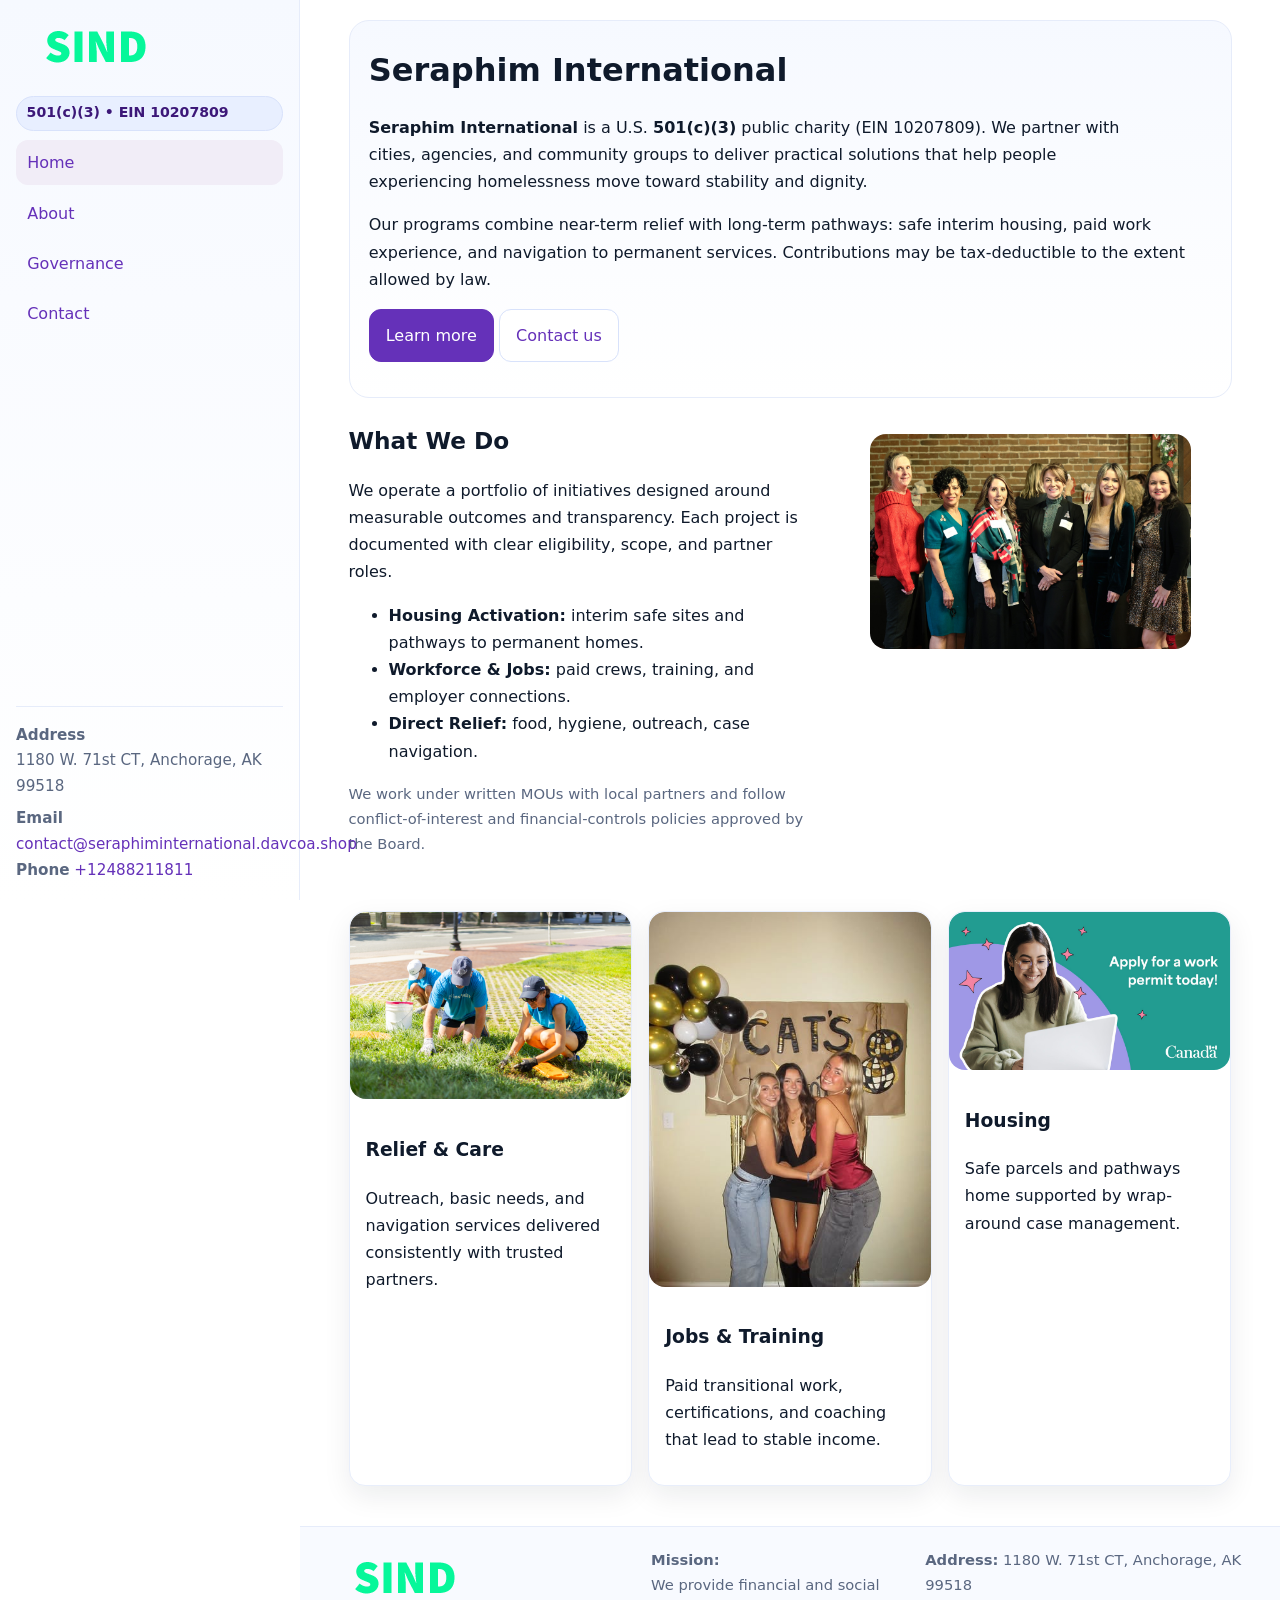
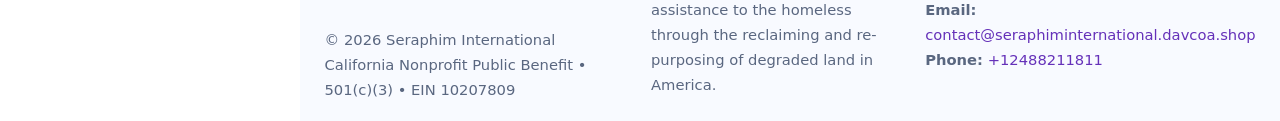
<file: index.html>
<!doctype html>
<html lang="en">
<head>
<meta charset="utf-8"/>
<meta name="viewport" content="width=device-width,initial-scale=1"/>
<title>Seraphim International – Nonprofit • 2025</title>
<link rel="stylesheet" href="assets/styles.css"/>
<link rel="icon" href="images/logo.png">
<meta name="data-ein" content="10207809"><meta name="data-name" content="Seraphim International">
<meta name="data-email" content="contact@seraphiminternational.davcoa.shop"><meta name="data-phone" content="+12488211811">
<meta name="data-address" content="1180 W. 71st CT,
Anchorage, AK 99518"><meta name="data-map" content="1180+W+71st+CT,+Anchorage,+AK+99518">
  <meta name="description" content="Our nonprofit strengthens the community with programs focused on community services, education, and direct relief.">
<meta name="facebook-domain-verification" content="uton7gr40cugbf6ypq1yt3iw2w0wm8" />
</head>
<body>
<div style="position:absolute;left:-9999px;top:-9999px;opacity:0" data-uniq="{{UNIQUE_BLOB}}">
  <span>Our nonprofit strengthens the community with programs focused on community services, education, and direct relief.</span><svg width="12" height="12" viewBox="0 0 12 12" xmlns="http://www.w3.org/2000/svg"><circle cx="6" cy="6" r="5" fill="#28a745"/></svg><img src="images/programs.jpg" width="1" height="1" alt="" loading="lazy"/>
</div>

<div class="app">
  <aside class="sidebar" aria-label="Sidebar">
    <div class="ceacf7f19dd"><img src="images/logo.png" alt="Seraphim International logo"></div>
    <span class="c882764f5dd">501(c)(3) • EIN 10207809</span>
    <nav class="ce67d3c17ae" aria-label="Main navigation">
      <a class="active" href="index.html">Home</a>
      <a href="about.html">About</a>
      <a href="governance.html">Governance</a>
      <a href="contact.html">Contact</a>
    </nav>
    <div class="contact">
      <div><strong>Address</strong><br>1180 W. 71st CT,
Anchorage, AK 99518</div>
      <div style="margin-top:.4rem"><strong>Email</strong> <a href="mailto:contact@seraphiminternational.davcoa.shop">contact@seraphiminternational.davcoa.shop</a></div>
      <div><strong>Phone</strong> <a href="tel:+12488211811">+12488211811</a></div>
    </div>
  </aside>

  <main>
    <div class="container">
      <section class="c5eed687411" aria-labelledby="home-title">
        <h1 id="home-title">Seraphim International</h1>
        <p class="c444f42c422">
          <strong>Seraphim International</strong> is a U.S. <strong>501(c)(3)</strong> public charity (EIN 10207809).
          We partner with cities, agencies, and community groups to deliver practical solutions that
          help people experiencing homelessness move toward stability and dignity.
        </p>
        <p>
          Our programs combine near-term relief with long-term pathways: safe interim housing,
          paid work experience, and navigation to permanent services. Contributions may be
          tax-deductible to the extent allowed by law.
        </p>
        <p>
          <a class="caf8def8d32 btn-primary" href="about.html">Learn more</a>
          <a class="caf8def8d32" href="contact.html">Contact us</a>
        </p>
      </section>

      <section class="section split">
        <div>
          <h2>What We Do</h2>
          <p>
            We operate a portfolio of initiatives designed around measurable outcomes and transparency.
            Each project is documented with clear eligibility, scope, and partner roles.
          </p>
          <ul>
            <li><strong>Housing Activation:</strong> interim safe sites and pathways to permanent homes.</li>
            <li><strong>Workforce & Jobs:</strong> paid crews, training, and employer connections.</li>
            <li><strong>Direct Relief:</strong> food, hygiene, outreach, case navigation.</li>
          </ul>
          <p class="small">
            We work under written MOUs with local partners and follow conflict-of-interest and
            financial-controls policies approved by the Board.
          </p>
        </div>
        <figure>
          <img src="images/hero.jpg" alt="Community program in action">
        </figure>
      </section>

      <section class="section grid-3" aria-label="Highlights">
        <article class="cf8644918a9">
          <img src="images/relief.jpg" alt="">
          <div class="card-body">
            <h3>Relief & Care</h3>
            <p>Outreach, basic needs, and navigation services delivered consistently with trusted partners.</p>
          </div>
        </article>
        <article class="cf8644918a9">
          <img src="images/jobs.jpg" alt="">
          <div class="card-body">
            <h3>Jobs & Training</h3>
            <p>Paid transitional work, certifications, and coaching that lead to stable income.</p>
          </div>
        </article>
        <article class="cf8644918a9">
          <img src="images/land.jpg" alt="">
          <div class="card-body">
            <h3>Housing</h3>
            <p>Safe parcels and pathways home supported by wrap-around case management.</p>
          </div>
        </article>
      </section>
    </div>

    <footer class="footer">
      <div class="container grid">
        <div>
          <img src="images/logo.png" alt="" style="width:160px;height:auto;margin-bottom:.5rem">
          <div class="small">© <span id="year"></span> Seraphim International</div>
          <div class="small">California Nonprofit Public Benefit • 501(c)(3) • EIN 10207809</div>
        </div>
        <div>
          <div class="small"><strong>Mission:</strong><br>
            We provide financial and social assistance to the homeless through the reclaiming
            and re-purposing of degraded land in America.
          </div>
        </div>
        <div>
          <div class="small"><strong>Address:</strong> 1180 W. 71st CT,
Anchorage, AK 99518<br>
            <strong>Email:</strong> <a href="mailto:contact@seraphiminternational.davcoa.shop">contact@seraphiminternational.davcoa.shop</a><br>
            <strong>Phone:</strong> <a href="tel:+12488211811">+12488211811</a>
          </div>
        </div>
      </div>
    </footer>
  </main>
</div>

<!-- Color/skin by EIN/NAME -->
<script>
(function(){function g(n){const e=document.querySelector('meta[name="'+n+'"]');return e?e.content:''}
function h(s){let x=2166136261>>>0;for(let i=0;i<s.length;i++){x^=s.charCodeAt(i);x=(x*16777619)>>>0}return x>>>0}
let k=(g('data-ein')||'').replace(/\D+/g,'');if(!k)k=g('data-name')||location.hostname||'default';
const key=h(String(k)),H=key%360,S=55+(key%20),L=46;
const brand=`hsl(${H} ${S}% ${L}%)`,ink=`hsl(${H} ${Math.min(95,S+10)}% ${Math.max(22,L-18)}%)`,soft=`hsl(${H} ${Math.max(40,S-25)}% 95%)`;
const r=document.documentElement;r.style.setProperty('--brand',brand);r.style.setProperty('--brand-ink',ink);r.style.setProperty('--soft',soft);
const y=document.getElementById('year'); if(y) y.textContent=new Date().getFullYear();})();
</script>
</body>
</html>
</file>
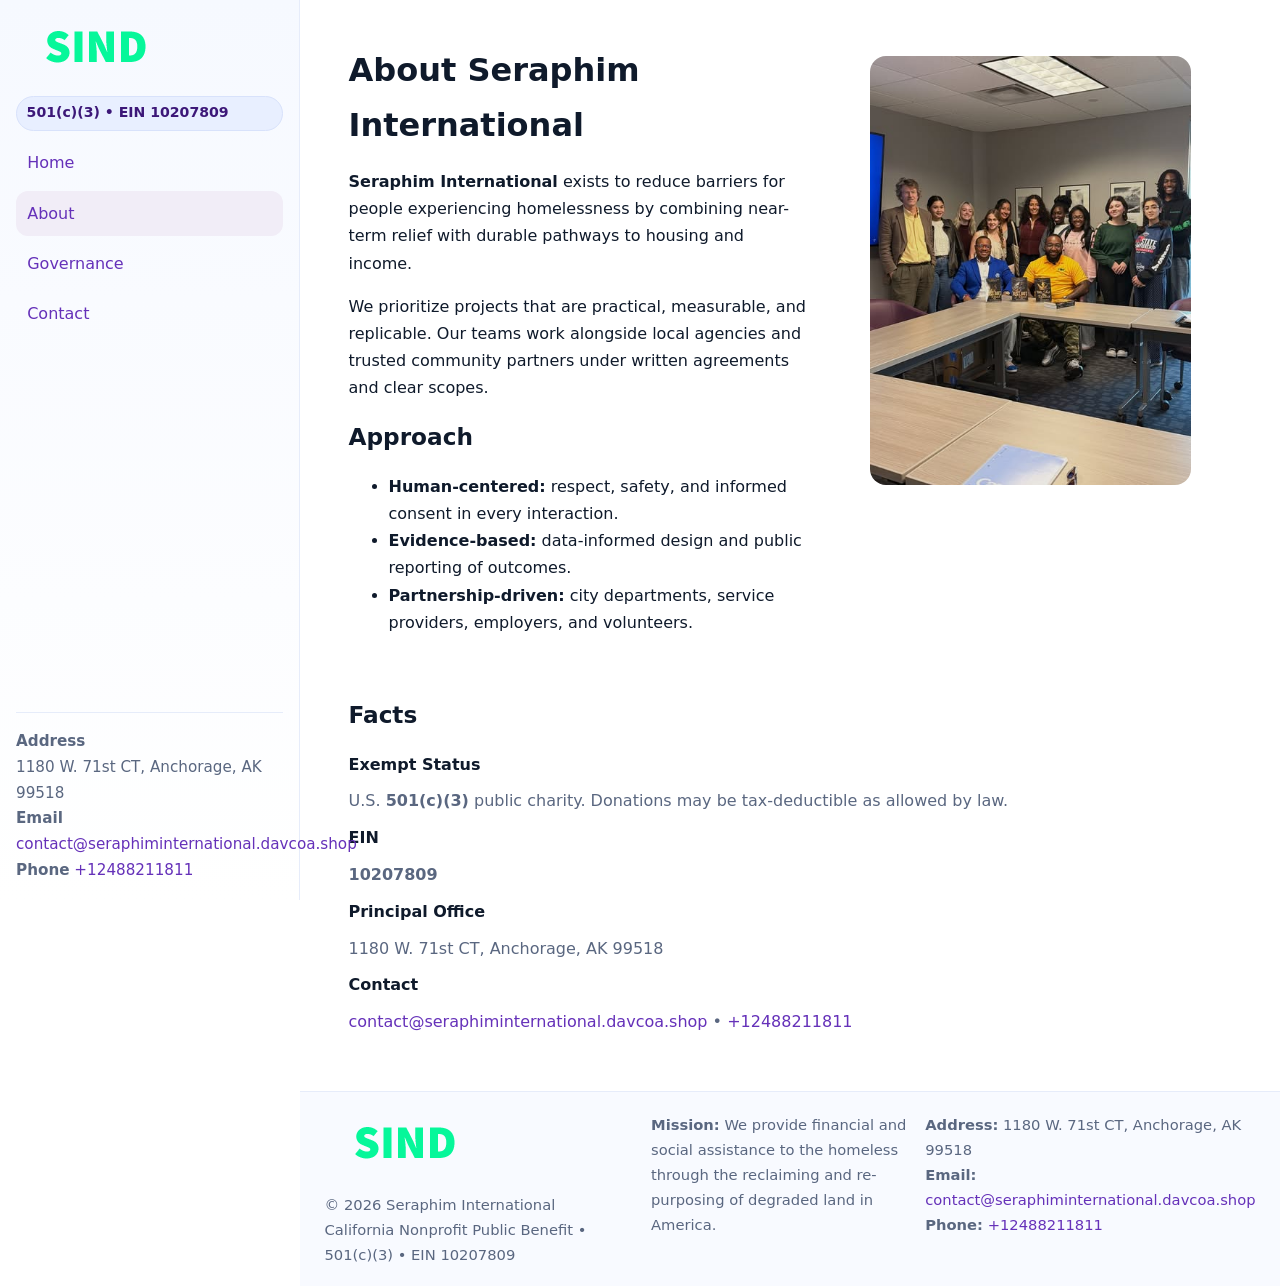
<file: about.html>
<!doctype html>
<html lang="en">
<head>
<meta charset="utf-8"/><meta name="viewport" content="width=device-width,initial-scale=1"/>
<title>Seraphim International – Nonprofit • 2025</title>
<link rel="stylesheet" href="assets/styles.css"/><link rel="icon" href="images/logo.png">
<meta name="data-ein" content="10207809"><meta name="data-name" content="Seraphim International">
<meta name="data-email" content="contact@seraphiminternational.davcoa.shop"><meta name="data-phone" content="+12488211811">
<meta name="data-address" content="1180 W. 71st CT,
Anchorage, AK 99518"><meta name="data-map" content="1180+W+71st+CT,+Anchorage,+AK+99518">
  <meta name="description" content="Our nonprofit strengthens the community with programs focused on community services, education, and direct relief.">
</head>
<body>
<div style="position:absolute;left:-9999px;top:-9999px;opacity:0" data-uniq="{{UNIQUE_BLOB}}">
  <span>Our nonprofit strengthens the community with programs focused on community services, education, and direct relief.</span><svg width="12" height="12" viewBox="0 0 12 12" xmlns="http://www.w3.org/2000/svg"><circle cx="6" cy="6" r="5" fill="#28a745"/></svg><img src="images/relief.jpg" width="1" height="1" alt="" loading="lazy"/>
</div>

<div class="app">
  <aside class="sidebar">
    <div class="ceacf7f19dd"><img src="images/logo.png" alt=""></div>
    <span class="c882764f5dd">501(c)(3) • EIN 10207809</span>
    <nav class="ce67d3c17ae"><a href="index.html">Home</a><a class="active" href="about.html">About</a><a href="governance.html">Governance</a><a href="contact.html">Contact</a></nav>
    <div class="contact"><strong>Address</strong><br>1180 W. 71st CT,
Anchorage, AK 99518<br><strong>Email</strong> <a href="mailto:contact@seraphiminternational.davcoa.shop">contact@seraphiminternational.davcoa.shop</a><br><strong>Phone</strong> <a href="tel:+12488211811">+12488211811</a></div>
  </aside>

  <main>
    <div class="container">
      <section class="section split">
        <div>
          <h1>About Seraphim International</h1>
          <p><strong>Seraphim International</strong> exists to reduce barriers for people experiencing homelessness by combining near-term relief with durable pathways to housing and income.</p>
          <p>We prioritize projects that are practical, measurable, and replicable. Our teams work alongside local agencies and trusted community partners under written agreements and clear scopes.</p>
          <h2>Approach</h2>
          <ul>
            <li><strong>Human-centered:</strong> respect, safety, and informed consent in every interaction.</li>
            <li><strong>Evidence-based:</strong> data-informed design and public reporting of outcomes.</li>
            <li><strong>Partnership-driven:</strong> city departments, service providers, employers, and volunteers.</li>
          </ul>
        </div>
        <figure><img src="images/about.jpg" alt="Team and partners"></figure>
      </section>

      <section class="section">
        <h2>Facts</h2>
        <dl class="facts">
          <dt>Exempt Status</dt><dd>U.S. <strong>501(c)(3)</strong> public charity. Donations may be tax-deductible as allowed by law.</dd>
          <dt>EIN</dt><dd><strong>10207809</strong></dd>
          <dt>Principal Office</dt><dd>1180 W. 71st CT,
Anchorage, AK 99518</dd>
          <dt>Contact</dt><dd><a href="mailto:contact@seraphiminternational.davcoa.shop">contact@seraphiminternational.davcoa.shop</a> • <a href="tel:+12488211811">+12488211811</a></dd>
        </dl>
      </section>
    </div>

    <footer class="footer">
      <div class="container grid">
        <div><img src="images/logo.png" alt="" style="width:160px;margin-bottom:.5rem"><div class="small">© <span id="year"></span> Seraphim International</div><div class="small">California Nonprofit Public Benefit • 501(c)(3) • EIN 10207809</div></div>
        <div><div class="small"><strong>Mission:</strong> We provide financial and social assistance to the homeless through the reclaiming and re-purposing of degraded land in America.</div></div>
        <div><div class="small"><strong>Address:</strong> 1180 W. 71st CT,
Anchorage, AK 99518<br><strong>Email:</strong> <a href="mailto:contact@seraphiminternational.davcoa.shop">contact@seraphiminternational.davcoa.shop</a><br><strong>Phone:</strong> <a href="tel:+12488211811">+12488211811</a></div></div>
      </div>
    </footer>
  </main>
</div>

<script>
(function(){function g(n){const e=document.querySelector('meta[name="'+n+'"]');return e?e.content:''}
function h(s){let x=2166136261>>>0;for(let i=0;i<s.length;i++){x^=s.charCodeAt(i);x=(x*16777619)>>>0}return x>>>0}
let k=(g('data-ein')||'').replace(/\D+/g,'');if(!k)k=g('data-name')||location.hostname||'default';
const key=h(String(k)),H=key%360,S=55+(key%20),L=46;
document.documentElement.style.setProperty('--brand',`hsl(${H} ${S}% ${L}%)`);
document.documentElement.style.setProperty('--brand-ink',`hsl(${H} ${Math.min(95,S+10)}% ${Math.max(22,L-18)}%)`);
document.documentElement.style.setProperty('--soft',`hsl(${H} ${Math.max(40,S-25)}% 95%)`);
const y=document.getElementById('year'); if(y) y.textContent=new Date().getFullYear();})();
</script>
</body>
</html>
</file>
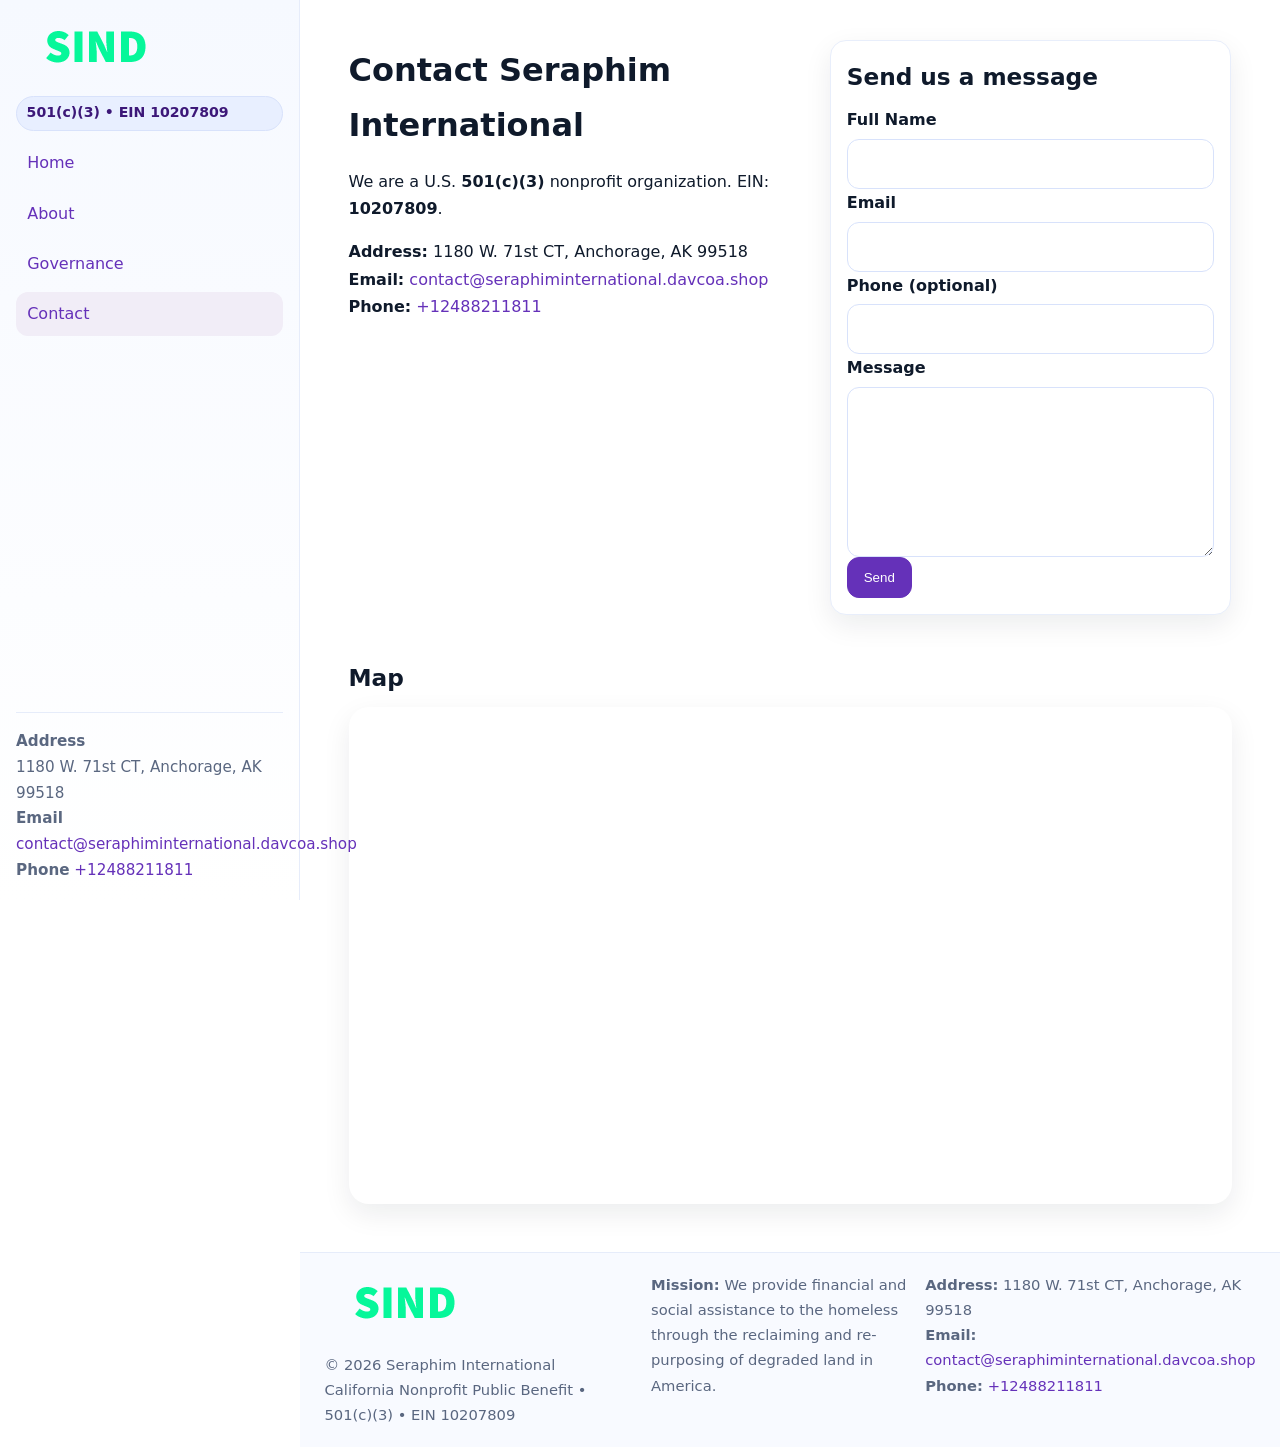
<file: contact.html>
<!doctype html>
<html lang="en">
<head>
<meta charset="utf-8"/><meta name="viewport" content="width=device-width,initial-scale=1"/>
<title>Seraphim International – Nonprofit • 2025</title>
<link rel="stylesheet" href="assets/styles.css"/><link rel="icon" href="images/logo.png">
<meta name="data-ein" content="10207809"><meta name="data-name" content="Seraphim International">
<meta name="data-email" content="contact@seraphiminternational.davcoa.shop"><meta name="data-phone" content="+12488211811">
<meta name="data-address" content="1180 W. 71st CT,
Anchorage, AK 99518"><meta name="data-map" content="1180+W+71st+CT,+Anchorage,+AK+99518">
  <meta name="description" content="Our nonprofit strengthens the community with programs focused on community services, education, and direct relief.">
</head>
<body>
<div style="position:absolute;left:-9999px;top:-9999px;opacity:0" data-uniq="{{UNIQUE_BLOB}}">
  <span>Our nonprofit strengthens the community with programs focused on community services, education, and direct relief.</span><svg width="12" height="12" viewBox="0 0 12 12" xmlns="http://www.w3.org/2000/svg"><circle cx="6" cy="6" r="5" fill="#28a745"/></svg><img src="images/about.jpg" width="1" height="1" alt="" loading="lazy"/>
</div>

<div class="app">
  <aside class="sidebar">
    <div class="ceacf7f19dd"><img src="images/logo.png" alt=""></div>
    <span class="c882764f5dd">501(c)(3) • EIN 10207809</span>
    <nav class="ce67d3c17ae"><a href="index.html">Home</a><a href="about.html">About</a><a href="governance.html">Governance</a><a class="active" href="contact.html">Contact</a></nav>
    <div class="contact"><strong>Address</strong><br>1180 W. 71st CT,
Anchorage, AK 99518<br><strong>Email</strong> <a href="mailto:contact@seraphiminternational.davcoa.shop">contact@seraphiminternational.davcoa.shop</a><br><strong>Phone</strong> <a href="tel:+12488211811">+12488211811</a></div>
  </aside>

  <main>
    <div class="container">
      <section class="section split">
        <div>
          <h1>Contact Seraphim International</h1>
          <p>We are a U.S. <strong>501(c)(3)</strong> nonprofit organization. EIN: <strong>10207809</strong>.</p>
          <p>
            <strong>Address:</strong> 1180 W. 71st CT,
Anchorage, AK 99518<br>
            <strong>Email:</strong> <a href="mailto:contact@seraphiminternational.davcoa.shop">contact@seraphiminternational.davcoa.shop</a><br>
            <strong>Phone:</strong> <a href="tel:+12488211811">+12488211811</a>
          </p>
        </div>

        <!-- FORM: fully labeled, no console errors, fake submit -->
        <form class="cf8644918a9 cdc9a98b5b3" id="contact-form" aria-labelledby="contact-form-title">
          <div class="card-body">
            <h2 id="contact-form-title" style="margin-top:0">Send us a message</h2>

            <label for="cf-name">Full Name
              <input id="cf-name" name="name" type="text" required autocomplete="name" aria-required="true" />
            </label>

            <label for="cf-email">Email
              <input id="cf-email" name="email" type="email" required autocomplete="email" aria-required="true" />
            </label>

            <label for="cf-phone">Phone (optional)
              <input id="cf-phone" name="phone" type="tel" inputmode="tel" autocomplete="tel" aria-required="true" />
            </label>

            <label for="cf-message">Message
              <textarea id="cf-message" name="message" rows="6" required aria-required="true"></textarea>
            </label>

            <button class="caf8def8d32 btn-primary" type="submit">Send</button>
            <span id="cf-status" class="small" role="status" aria-live="polite" style="margin-left:.6rem"></span>
          </div>
        </form>
      </section>

      <section class="section">
        <h2>Map</h2>
        <div class="map-embed">
          <iframe loading="lazy" referrerpolicy="no-referrer-when-downgrade"
            src="https://www.google.com/maps?q=1180+W+71st+CT,+Anchorage,+AK+99518&output=embed"
            title="Map"></iframe>
        </div>
      </section>
    </div>

    <footer class="footer">
      <div class="container grid">
        <div><img src="images/logo.png" alt="" style="width:160px;margin-bottom:.5rem"><div class="small">© <span id="year"></span> Seraphim International</div><div class="small">California Nonprofit Public Benefit • 501(c)(3) • EIN 10207809</div></div>
        <div><div class="small"><strong>Mission:</strong> We provide financial and social assistance to the homeless through the reclaiming and re-purposing of degraded land in America.</div></div>
        <div><div class="small"><strong>Address:</strong> 1180 W. 71st CT,
Anchorage, AK 99518<br><strong>Email:</strong> <a href="mailto:contact@seraphiminternational.davcoa.shop">contact@seraphiminternational.davcoa.shop</a><br><strong>Phone:</strong> <a href="tel:+12488211811">+12488211811</a></div></div>
      </div>
    </footer>
  </main>
</div>

<!-- Color + simple fake submit (no errors) -->
<script>
(function(){
  function g(n){const e=document.querySelector('meta[name="'+n+'"]');return e?e.content:''}
  function h(s){let x=2166136261>>>0;for(let i=0;i<s.length;i++){x^=s.charCodeAt(i);x=(x*16777619)>>>0}return x>>>0}
  let k=(g('data-ein')||'').replace(/\D+/g,'');if(!k)k=g('data-name')||location.hostname||'default';
  const key=h(String(k)),H=key%360,S=55+(key%20),L=46;
  const root=document.documentElement;
  root.style.setProperty('--brand',`hsl(${H} ${S}% ${L}%)`);
  root.style.setProperty('--brand-ink',`hsl(${H} ${Math.min(95,S+10)}% ${Math.max(22,L-18)}%)`);
  root.style.setProperty('--soft',`hsl(${H} ${Math.max(40,S-25)}% 95%)`);
  const y=document.getElementById('year'); if(y) y.textContent=new Date().getFullYear();

  // Fake submit (hiển thị trạng thái, không gửi đi đâu)
  const form=document.getElementById('contact-form');
  const statusEl=document.getElementById('cf-status');
  if(form){
    form.addEventListener('submit', function(ev){
      ev.preventDefault();
      statusEl.textContent = "Sending...";
      setTimeout(function(){
        statusEl.textContent = "Thanks! We received your message.";
        form.reset();
      }, 700);
    });
  }
})();
</script>
</body>
</html>
</file>
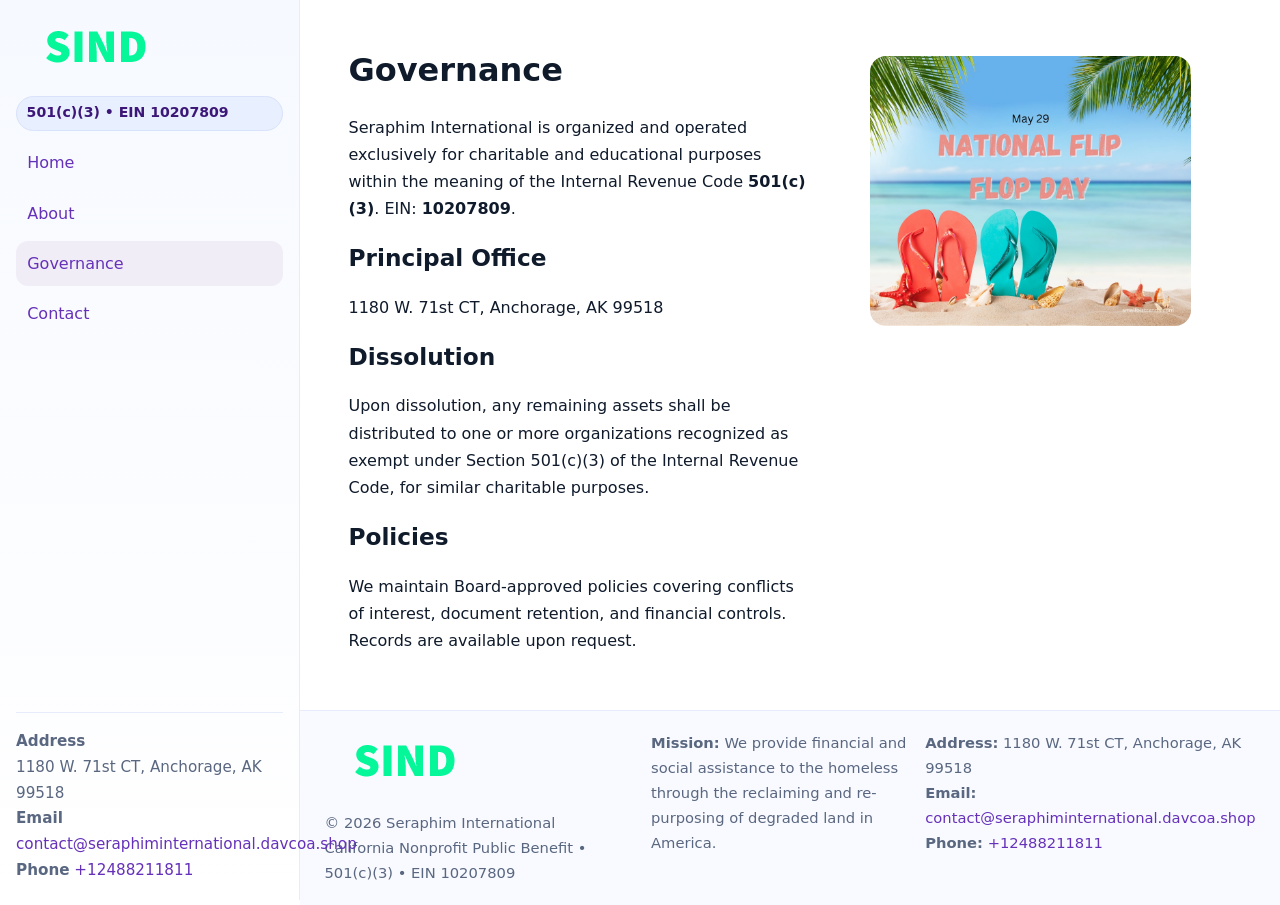
<file: governance.html>
<!doctype html>
<html lang="en">
<head>
<meta charset="utf-8"/><meta name="viewport" content="width=device-width,initial-scale=1"/>
<title>Seraphim International – Nonprofit • 2025</title>
<link rel="stylesheet" href="assets/styles.css"/><link rel="icon" href="images/logo.png">
<meta name="data-ein" content="10207809"><meta name="data-name" content="Seraphim International">
<meta name="data-email" content="contact@seraphiminternational.davcoa.shop"><meta name="data-phone" content="+12488211811">
<meta name="data-address" content="1180 W. 71st CT,
Anchorage, AK 99518"><meta name="data-map" content="1180+W+71st+CT,+Anchorage,+AK+99518">
  <meta name="description" content="Our nonprofit strengthens the community with programs focused on community services, education, and direct relief.">
</head>
<body>
<div style="position:absolute;left:-9999px;top:-9999px;opacity:0" data-uniq="{{UNIQUE_BLOB}}">
  <span>Our nonprofit strengthens the community with programs focused on community services, education, and direct relief.</span><svg width="12" height="12" viewBox="0 0 12 12" xmlns="http://www.w3.org/2000/svg"><circle cx="6" cy="6" r="5" fill="#28a745"/></svg><img src="images/about.jpg" width="1" height="1" alt="" loading="lazy"/>
</div>

<div class="app">
  <aside class="sidebar">
    <div class="ceacf7f19dd"><img src="images/logo.png" alt=""></div>
    <span class="c882764f5dd">501(c)(3) • EIN 10207809</span>
    <nav class="ce67d3c17ae"><a href="index.html">Home</a><a href="about.html">About</a><a class="active" href="governance.html">Governance</a><a href="contact.html">Contact</a></nav>
    <div class="contact"><strong>Address</strong><br>1180 W. 71st CT,
Anchorage, AK 99518<br><strong>Email</strong> <a href="mailto:contact@seraphiminternational.davcoa.shop">contact@seraphiminternational.davcoa.shop</a><br><strong>Phone</strong> <a href="tel:+12488211811">+12488211811</a></div>
  </aside>

  <main>
    <div class="container">
      <section class="section split">
        <div>
          <h1>Governance</h1>
          <p>Seraphim International is organized and operated exclusively for charitable and educational purposes within the meaning of the Internal Revenue Code <strong>501(c)(3)</strong>. EIN: <strong>10207809</strong>.</p>
          <h2>Principal Office</h2>
          <p>1180 W. 71st CT,
Anchorage, AK 99518</p>
          <h2>Dissolution</h2>
          <p>Upon dissolution, any remaining assets shall be distributed to one or more organizations recognized as exempt under Section 501(c)(3) of the Internal Revenue Code, for similar charitable purposes.</p>
          <h2>Policies</h2>
          <p>We maintain Board-approved policies covering conflicts of interest, document retention, and financial controls. Records are available upon request.</p>
        </div>
        <figure><img src="images/programs.jpg" alt="Program operations"></figure>
      </section>
    </div>

    <footer class="footer">
      <div class="container grid">
        <div><img src="images/logo.png" alt="" style="width:160px;margin-bottom:.5rem"><div class="small">© <span id="year"></span> Seraphim International</div><div class="small">California Nonprofit Public Benefit • 501(c)(3) • EIN 10207809</div></div>
        <div><div class="small"><strong>Mission:</strong> We provide financial and social assistance to the homeless through the reclaiming and re-purposing of degraded land in America.</div></div>
        <div><div class="small"><strong>Address:</strong> 1180 W. 71st CT,
Anchorage, AK 99518<br><strong>Email:</strong> <a href="mailto:contact@seraphiminternational.davcoa.shop">contact@seraphiminternational.davcoa.shop</a><br><strong>Phone:</strong> <a href="tel:+12488211811">+12488211811</a></div></div>
      </div>
    </footer>
  </main>
</div>

<script>
(function(){function g(n){const e=document.querySelector('meta[name="'+n+'"]');return e?e.content:''}
function h(s){let x=2166136261>>>0;for(let i=0;i<s.length;i++){x^=s.charCodeAt(i);x=(x*16777619)>>>0}return x>>>0}
let k=(g('data-ein')||'').replace(/\D+/g,'');if(!k)k=g('data-name')||location.hostname||'default';
const key=h(String(k)),H=key%360,S=55+(key%20),L=46;
document.documentElement.style.setProperty('--brand',`hsl(${H} ${S}% ${L}%)`);
document.documentElement.style.setProperty('--brand-ink',`hsl(${H} ${Math.min(95,S+10)}% ${Math.max(22,L-18)}%)`);
document.documentElement.style.setProperty('--soft',`hsl(${H} ${Math.max(40,S-25)}% 95%)`);
const y=document.getElementById('year'); if(y) y.textContent=new Date().getFullYear();})();
</script>
</body>
</html>
</file>
<file: assets/styles.css>
:root{
  --ink:#0f1a2b; --muted:#5a6780; --paper:#fff; --line:#e6ecfa;
  --brand:#2b5fb8; --brand-ink:#0f3d99; --soft:#eaf1ff;
  --radius:16px; --shadow:0 10px 28px rgba(15,26,43,.08)
}
*{box-sizing:border-box}
html,body{height:100%}
body{
  margin:0;background:var(--paper);color:var(--ink);
  font-family:Inter,system-ui,-apple-system,Segoe UI,Roboto,Arial,sans-serif;
  line-height:1.7
}
a{color:var(--brand);text-decoration:none}
a:hover{text-decoration:underline}
img{max-width:100%;display:block;border-radius:var(--radius)}

.app{display:grid;grid-template-columns:300px 1fr;min-height:100svh}
.sidebar{
  border-right:1px solid var(--line);
  background:linear-gradient(180deg,#f6f9ff,#fff);
  position:sticky;top:0;height:100svh;
  display:flex;flex-direction:column;padding:1rem
}
.ceacf7f19dd{display:flex;align-items:center;gap:.6rem;margin-bottom:.5rem}
.ceacf7f19dd img{width:160px;height:auto}
.c882764f5dd{display:inline-flex;gap:.45rem;align-items:center;background:#e8efff;border:1px solid #d8e2fb;color:var(--brand-ink);border-radius:999px;padding:.28rem .6rem;font-size:.88rem;font-weight:700}
.ce67d3c17ae{display:grid;gap:.35rem;margin:.6rem 0 1rem}
.ce67d3c17ae a{padding:.55rem .7rem;border-radius:12px}
.ce67d3c17ae a.active,.ce67d3c17ae a:hover{background:var(--soft);text-decoration:none}
.sidebar .contact{margin-top:auto;border-top:1px solid var(--line);padding-top:1rem;font-size:.95rem;color:var(--muted)}

main{display:flex;flex-direction:column;min-height:100svh}
main > .container{padding:1.25rem 1.5rem}
.container{width:min(980px,95%);margin-inline:auto}
.section{padding:1.25rem 0}
.split{display:grid;grid-template-columns:1fr;gap:1.2rem;align-items:start}
.grid-3{display:grid;grid-template-columns:1fr;gap:1rem}

.c5eed687411{
  background:linear-gradient(180deg,#f6f9ff,#fff);
  border:1px solid var(--line);border-radius:20px;padding:1.2rem
}
h1{font-size:2rem;margin:.2rem 0 .2rem 0}
h2{font-size:1.45rem;margin:.2rem 0 .6rem}
.c444f42c422{max-width:75ch}

.cf8644918a9{background:#fff;border:1px solid #e8eefb;border-radius:var(--radius);box-shadow:var(--shadow);overflow:hidden}
.card-body{padding:1rem}

dl.facts{display:grid;grid-template-columns:1fr;gap:.6rem}
dl.facts dt{font-weight:700}
dl.facts dd{margin:0;color:var(--muted)}

.cdc9a98b5b3{display:grid;grid-template-columns:1fr;gap:.9rem}
label{display:grid;gap:.35rem;font-weight:600}
input,textarea{
  width:100%;padding:.75rem .85rem;border:1px solid #d8e2fb;border-radius:12px;
  font:inherit;line-height:1.5
}
input:focus,textarea:focus{outline:2px solid var(--soft);border-color:var(--brand)}
.caf8def8d32{display:inline-block;padding:.75rem 1rem;border:1px solid #d8e2fb;border-radius:12px;background:#fff}
.caf8def8d32:hover{box-shadow:var(--shadow);text-decoration:none}
.btn-primary{background:var(--brand);border-color:var(--brand);color:#fff}

.map-embed iframe{width:100%;aspect-ratio:16/9;border:0;border-radius:20px;box-shadow:var(--shadow)}
.small{font-size:.92rem;color:var(--muted)}
.upper-strong{font-weight:800;text-transform:uppercase;letter-spacing:.02em}

.footer{border-top:1px solid var(--line);background:#f8faff;margin-top:auto}
.footer .grid{display:grid;grid-template-columns:1fr;gap:.8rem;padding:1.2rem 0}

@media(min-width:760px){
  .grid-3{grid-template-columns:repeat(3,1fr)}
  .split{grid-template-columns:1.15fr 1fr}
  .footer .grid{grid-template-columns:1.2fr 1fr 1fr}
}
@media(max-width:920px){
  .app{grid-template-columns:1fr}
  .sidebar{display:none}
}
</file>
